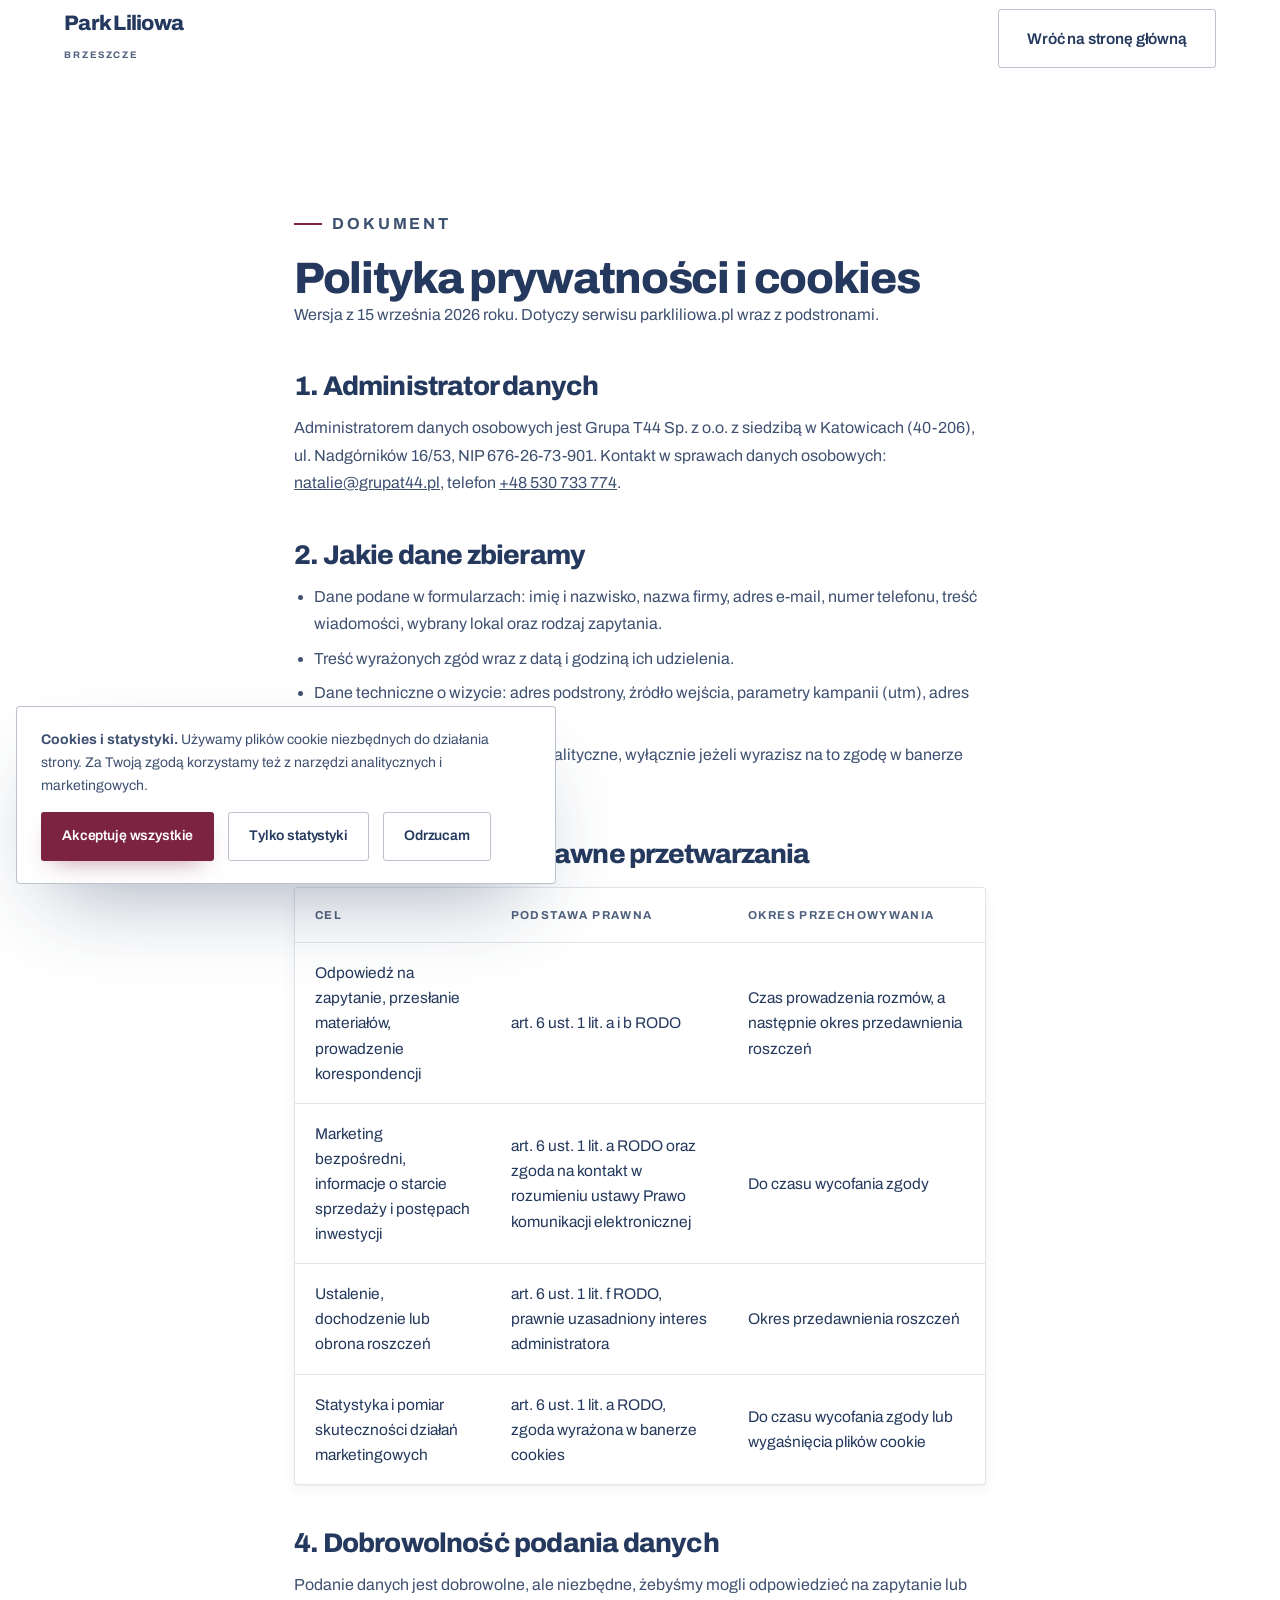
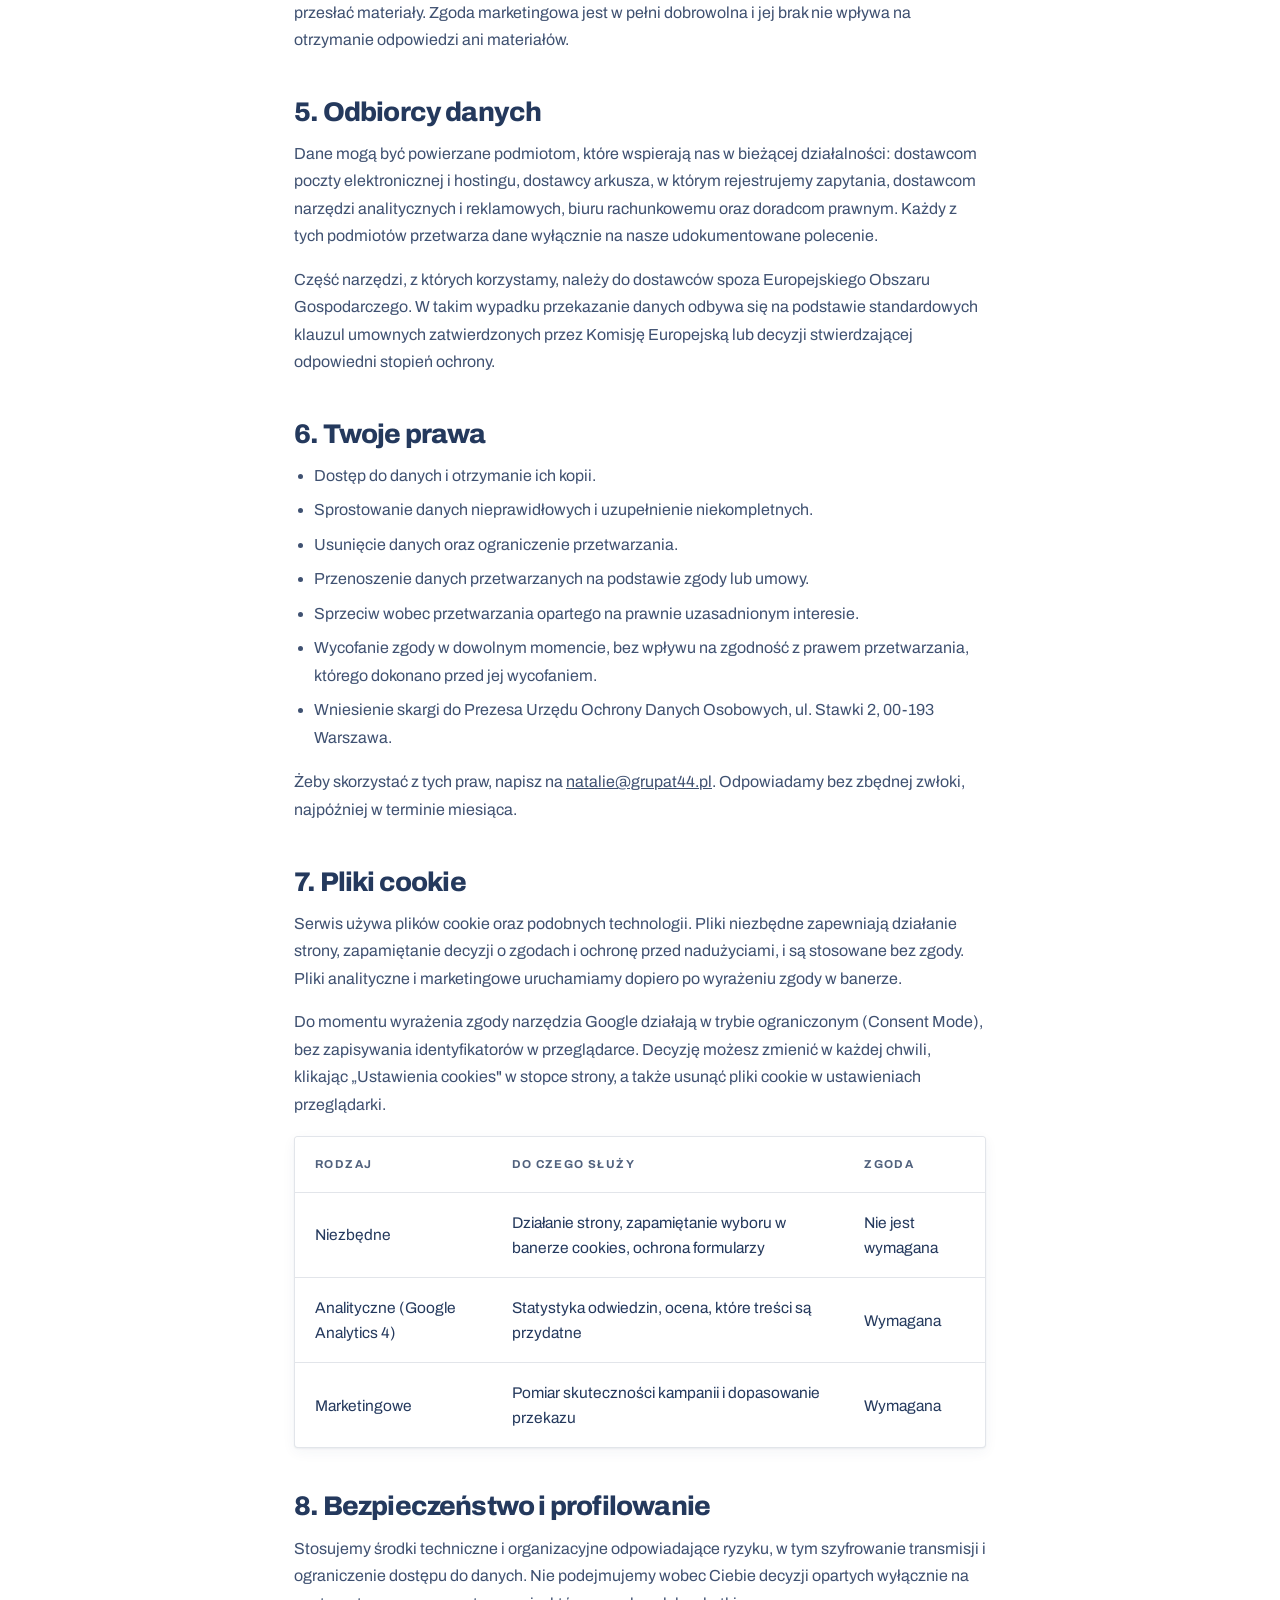
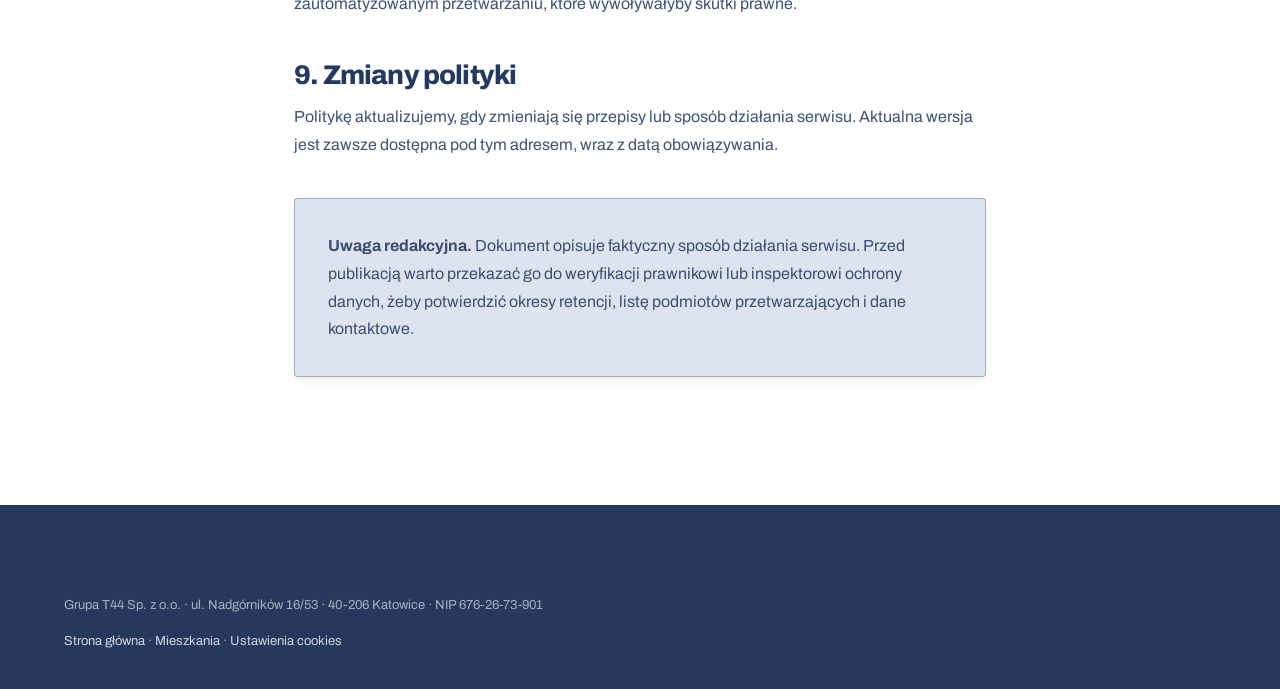
<file: polityka-prywatnosci.html>
<!doctype html>
<html lang="pl">
<head>
<meta charset="utf-8">
<meta name="viewport" content="width=device-width, initial-scale=1, viewport-fit=cover">
<title>Polityka prywatności i cookies: Park Liliowa</title>
<meta name="description" content="Zasady przetwarzania danych osobowych i wykorzystania plików cookie w serwisie parkliliowa.pl.">
<meta name="robots" content="noindex,follow">
<link rel="canonical" href="https://parkliliowa.pl/polityka-prywatnosci.html">
<link rel="icon" href="assets/favicon.svg" type="image/svg+xml">
<link rel="preload" as="font" type="font/woff2" crossorigin href="assets/fonts/archivo-latin-400-normal.woff2">
<link rel="preload" as="font" type="font/woff2" crossorigin href="assets/fonts/archivo-latin-700-normal.woff2">
<link rel="stylesheet" href="assets/css/fonts.css">
<link rel="stylesheet" href="assets/css/site.css">
<style>
  .doc h2{font-size:clamp(21px,2.2vw,27px);margin:44px 0 14px}
  .doc h3{font-size:18px;margin:26px 0 10px}
  .doc p,.doc li{font-size:16px;line-height:1.72;color:var(--ink-3)}
  .doc ul{padding-left:20px;margin:0 0 1em}
  .doc li{margin-bottom:7px}
  .doc table{min-width:520px}
</style>
</head>
<body>
<header class="nav is-stuck" id="nav">
  <div class="nav__in">
    <a class="brand" href="/"><span><span class="brand__mark">Park Liliowa</span><br><span class="brand__sub">Brzeszcze</span></span></a>
    <div class="nav__cta" style="margin-left:auto;display:flex">
      <a class="btn btn--ghost" href="/">Wróć na stronę główną</a>
    </div>
  </div>
</header>

<main class="section">
  <div class="wrap doc" style="max-width:820px">
    <p class="eyebrow">Dokument</p>
    <h1 style="font-size:clamp(30px,4vw,44px)">Polityka prywatności i cookies</h1>
    <p class="muted small">Wersja z 15 września 2026 roku. Dotyczy serwisu parkliliowa.pl wraz z podstronami.</p>

    <h2>1. Administrator danych</h2>
    <p>Administratorem danych osobowych jest Grupa T44 Sp. z o.o. z siedzibą w Katowicach (40-206), ul. Nadgórników 16/53, NIP 676-26-73-901. Kontakt w sprawach danych osobowych: <a href="mailto:natalie@grupat44.pl">natalie@grupat44.pl</a>, telefon <a href="tel:+48530733774">+48 530 733 774</a>.</p>

    <h2>2. Jakie dane zbieramy</h2>
    <ul>
      <li>Dane podane w formularzach: imię i nazwisko, nazwa firmy, adres e-mail, numer telefonu, treść wiadomości, wybrany lokal oraz rodzaj zapytania.</li>
      <li>Treść wyrażonych zgód wraz z datą i godziną ich udzielenia.</li>
      <li>Dane techniczne o wizycie: adres podstrony, źródło wejścia, parametry kampanii (utm), adres strony odsyłającej.</li>
      <li>Dane zbierane przez narzędzia analityczne, wyłącznie jeżeli wyrazisz na to zgodę w banerze cookies.</li>
    </ul>

    <h2>3. Cele i podstawy prawne przetwarzania</h2>
    <div class="tablewrap" style="margin:18px 0 26px">
      <table>
        <thead><tr><th>Cel</th><th>Podstawa prawna</th><th>Okres przechowywania</th></tr></thead>
        <tbody>
          <tr><td>Odpowiedź na zapytanie, przesłanie materiałów, prowadzenie korespondencji</td><td>art. 6 ust. 1 lit. a i b RODO</td><td>Czas prowadzenia rozmów, a następnie okres przedawnienia roszczeń</td></tr>
          <tr><td>Marketing bezpośredni, informacje o starcie sprzedaży i postępach inwestycji</td><td>art. 6 ust. 1 lit. a RODO oraz zgoda na kontakt w rozumieniu ustawy Prawo komunikacji elektronicznej</td><td>Do czasu wycofania zgody</td></tr>
          <tr><td>Ustalenie, dochodzenie lub obrona roszczeń</td><td>art. 6 ust. 1 lit. f RODO, prawnie uzasadniony interes administratora</td><td>Okres przedawnienia roszczeń</td></tr>
          <tr><td>Statystyka i pomiar skuteczności działań marketingowych</td><td>art. 6 ust. 1 lit. a RODO, zgoda wyrażona w banerze cookies</td><td>Do czasu wycofania zgody lub wygaśnięcia plików cookie</td></tr>
        </tbody>
      </table>
    </div>

    <h2>4. Dobrowolność podania danych</h2>
    <p>Podanie danych jest dobrowolne, ale niezbędne, żebyśmy mogli odpowiedzieć na zapytanie lub przesłać materiały. Zgoda marketingowa jest w pełni dobrowolna i jej brak nie wpływa na otrzymanie odpowiedzi ani materiałów.</p>

    <h2>5. Odbiorcy danych</h2>
    <p>Dane mogą być powierzane podmiotom, które wspierają nas w bieżącej działalności: dostawcom poczty elektronicznej i hostingu, dostawcy arkusza, w którym rejestrujemy zapytania, dostawcom narzędzi analitycznych i reklamowych, biuru rachunkowemu oraz doradcom prawnym. Każdy z tych podmiotów przetwarza dane wyłącznie na nasze udokumentowane polecenie.</p>
    <p>Część narzędzi, z których korzystamy, należy do dostawców spoza Europejskiego Obszaru Gospodarczego. W takim wypadku przekazanie danych odbywa się na podstawie standardowych klauzul umownych zatwierdzonych przez Komisję Europejską lub decyzji stwierdzającej odpowiedni stopień ochrony.</p>

    <h2>6. Twoje prawa</h2>
    <ul>
      <li>Dostęp do danych i otrzymanie ich kopii.</li>
      <li>Sprostowanie danych nieprawidłowych i uzupełnienie niekompletnych.</li>
      <li>Usunięcie danych oraz ograniczenie przetwarzania.</li>
      <li>Przenoszenie danych przetwarzanych na podstawie zgody lub umowy.</li>
      <li>Sprzeciw wobec przetwarzania opartego na prawnie uzasadnionym interesie.</li>
      <li>Wycofanie zgody w dowolnym momencie, bez wpływu na zgodność z prawem przetwarzania, którego dokonano przed jej wycofaniem.</li>
      <li>Wniesienie skargi do Prezesa Urzędu Ochrony Danych Osobowych, ul. Stawki 2, 00-193 Warszawa.</li>
    </ul>
    <p>Żeby skorzystać z tych praw, napisz na <a href="mailto:natalie@grupat44.pl">natalie@grupat44.pl</a>. Odpowiadamy bez zbędnej zwłoki, najpóźniej w terminie miesiąca.</p>

    <h2>7. Pliki cookie</h2>
    <p>Serwis używa plików cookie oraz podobnych technologii. Pliki niezbędne zapewniają działanie strony, zapamiętanie decyzji o zgodach i ochronę przed nadużyciami, i są stosowane bez zgody. Pliki analityczne i marketingowe uruchamiamy dopiero po wyrażeniu zgody w banerze.</p>
    <p>Do momentu wyrażenia zgody narzędzia Google działają w trybie ograniczonym (Consent Mode), bez zapisywania identyfikatorów w przeglądarce. Decyzję możesz zmienić w każdej chwili, klikając „Ustawienia cookies" w stopce strony, a także usunąć pliki cookie w ustawieniach przeglądarki.</p>
    <div class="tablewrap" style="margin:18px 0 26px">
      <table>
        <thead><tr><th>Rodzaj</th><th>Do czego służy</th><th>Zgoda</th></tr></thead>
        <tbody>
          <tr><td>Niezbędne</td><td>Działanie strony, zapamiętanie wyboru w banerze cookies, ochrona formularzy</td><td>Nie jest wymagana</td></tr>
          <tr><td>Analityczne (Google Analytics 4)</td><td>Statystyka odwiedzin, ocena, które treści są przydatne</td><td>Wymagana</td></tr>
          <tr><td>Marketingowe</td><td>Pomiar skuteczności kampanii i dopasowanie przekazu</td><td>Wymagana</td></tr>
        </tbody>
      </table>
    </div>

    <h2>8. Bezpieczeństwo i profilowanie</h2>
    <p>Stosujemy środki techniczne i organizacyjne odpowiadające ryzyku, w tym szyfrowanie transmisji i ograniczenie dostępu do danych. Nie podejmujemy wobec Ciebie decyzji opartych wyłącznie na zautomatyzowanym przetwarzaniu, które wywoływałyby skutki prawne.</p>

    <h2>9. Zmiany polityki</h2>
    <p>Politykę aktualizujemy, gdy zmieniają się przepisy lub sposób działania serwisu. Aktualna wersja jest zawsze dostępna pod tym adresem, wraz z datą obowiązywania.</p>

    <div class="card" style="margin-top:40px;background:var(--mist);border-color:rgba(123,35,64,.34)">
      <p class="small" style="margin:0"><b>Uwaga redakcyjna.</b> Dokument opisuje faktyczny sposób działania serwisu. Przed publikacją warto przekazać go do weryfikacji prawnikowi lub inspektorowi ochrony danych, żeby potwierdzić okresy retencji, listę podmiotów przetwarzających i dane kontaktowe.</p>
    </div>
  </div>
</main>

<footer class="foot">
  <div class="wrap">
    <div class="foot__bottom" style="border:0;padding-top:0">
      <p style="margin:0">Grupa T44 Sp. z o.o. &middot; ul. Nadgórników 16/53 &middot; 40-206 Katowice &middot; NIP 676-26-73-901</p>
      <p style="margin:0"><a href="/">Strona główna</a> &middot; <a href="mieszkania/">Mieszkania</a> &middot; <a href="#" data-consent-open>Ustawienia cookies</a></p>
    </div>
  </div>
</footer>

<div class="cookiebar" id="cookiebar" role="dialog" aria-live="polite" aria-label="Zgoda na pliki cookie">
  <p><b>Cookies i statystyki.</b> Używamy plików cookie niezbędnych do działania strony. Za Twoją zgodą korzystamy też z narzędzi analitycznych i marketingowych.</p>
  <div class="btn-row">
    <button class="btn btn--primary" data-consent="all">Akceptuję wszystkie</button>
    <button class="btn btn--ghost" data-consent="analytics">Tylko statystyki</button>
    <button class="btn btn--ghost" data-consent="reject">Odrzucam</button>
  </div>
</div>

<script src="assets/js/site.js" defer></script>
</body>
</html>
</file>
<file: assets/css/fonts.css>
/* Archivo, jedyny krój systemu Grupy T44 (księga znaku, sekcja 06).
   Serwowany z własnego serwera: brak zapytań do Google Fonts, czyli brak
   przekazywania adresu IP użytkownika do usługi zewnętrznej.
   Licencja SIL Open Font License 1.1. */

@font-face{font-family:'Archivo';font-style:normal;font-weight:400;font-display:swap;src:url('../fonts/archivo-latin-ext-400-normal.woff2') format('woff2');unicode-range:U+0100-02BA,U+02BD-02C5,U+02C7-02CC,U+02CE-02D7,U+02DD-02FF,U+0304,U+0308,U+0329,U+1D00-1DBF,U+1E00-1E9F,U+1EF2-1EFF,U+2020,U+20A0-20AB,U+20AD-20C0,U+2113,U+2C60-2C7F,U+A720-A7FF;}
@font-face{font-family:'Archivo';font-style:normal;font-weight:400;font-display:swap;src:url('../fonts/archivo-latin-400-normal.woff2') format('woff2');unicode-range:U+0000-00FF,U+0131,U+0152-0153,U+02BB-02BC,U+02C6,U+02DA,U+02DC,U+0304,U+0308,U+0329,U+2000-206F,U+20AC,U+2122,U+2191,U+2193,U+2212,U+2215,U+FEFF,U+FFFD;}
@font-face{font-family:'Archivo';font-style:normal;font-weight:500;font-display:swap;src:url('../fonts/archivo-latin-ext-500-normal.woff2') format('woff2');unicode-range:U+0100-02BA,U+02BD-02C5,U+02C7-02CC,U+02CE-02D7,U+02DD-02FF,U+0304,U+0308,U+0329,U+1D00-1DBF,U+1E00-1E9F,U+1EF2-1EFF,U+2020,U+20A0-20AB,U+20AD-20C0,U+2113,U+2C60-2C7F,U+A720-A7FF;}
@font-face{font-family:'Archivo';font-style:normal;font-weight:500;font-display:swap;src:url('../fonts/archivo-latin-500-normal.woff2') format('woff2');unicode-range:U+0000-00FF,U+0131,U+0152-0153,U+02BB-02BC,U+02C6,U+02DA,U+02DC,U+0304,U+0308,U+0329,U+2000-206F,U+20AC,U+2122,U+2191,U+2193,U+2212,U+2215,U+FEFF,U+FFFD;}
@font-face{font-family:'Archivo';font-style:normal;font-weight:600;font-display:swap;src:url('../fonts/archivo-latin-ext-600-normal.woff2') format('woff2');unicode-range:U+0100-02BA,U+02BD-02C5,U+02C7-02CC,U+02CE-02D7,U+02DD-02FF,U+0304,U+0308,U+0329,U+1D00-1DBF,U+1E00-1E9F,U+1EF2-1EFF,U+2020,U+20A0-20AB,U+20AD-20C0,U+2113,U+2C60-2C7F,U+A720-A7FF;}
@font-face{font-family:'Archivo';font-style:normal;font-weight:600;font-display:swap;src:url('../fonts/archivo-latin-600-normal.woff2') format('woff2');unicode-range:U+0000-00FF,U+0131,U+0152-0153,U+02BB-02BC,U+02C6,U+02DA,U+02DC,U+0304,U+0308,U+0329,U+2000-206F,U+20AC,U+2122,U+2191,U+2193,U+2212,U+2215,U+FEFF,U+FFFD;}
@font-face{font-family:'Archivo';font-style:normal;font-weight:700;font-display:swap;src:url('../fonts/archivo-latin-ext-700-normal.woff2') format('woff2');unicode-range:U+0100-02BA,U+02BD-02C5,U+02C7-02CC,U+02CE-02D7,U+02DD-02FF,U+0304,U+0308,U+0329,U+1D00-1DBF,U+1E00-1E9F,U+1EF2-1EFF,U+2020,U+20A0-20AB,U+20AD-20C0,U+2113,U+2C60-2C7F,U+A720-A7FF;}
@font-face{font-family:'Archivo';font-style:normal;font-weight:700;font-display:swap;src:url('../fonts/archivo-latin-700-normal.woff2') format('woff2');unicode-range:U+0000-00FF,U+0131,U+0152-0153,U+02BB-02BC,U+02C6,U+02DA,U+02DC,U+0304,U+0308,U+0329,U+2000-206F,U+20AC,U+2122,U+2191,U+2193,U+2212,U+2215,U+FEFF,U+FFFD;}
@font-face{font-family:'Archivo';font-style:normal;font-weight:800;font-display:swap;src:url('../fonts/archivo-latin-ext-800-normal.woff2') format('woff2');unicode-range:U+0100-02BA,U+02BD-02C5,U+02C7-02CC,U+02CE-02D7,U+02DD-02FF,U+0304,U+0308,U+0329,U+1D00-1DBF,U+1E00-1E9F,U+1EF2-1EFF,U+2020,U+20A0-20AB,U+20AD-20C0,U+2113,U+2C60-2C7F,U+A720-A7FF;}
@font-face{font-family:'Archivo';font-style:normal;font-weight:800;font-display:swap;src:url('../fonts/archivo-latin-800-normal.woff2') format('woff2');unicode-range:U+0000-00FF,U+0131,U+0152-0153,U+02BB-02BC,U+02C6,U+02DA,U+02DC,U+0304,U+0308,U+0329,U+2000-206F,U+20AC,U+2122,U+2191,U+2193,U+2212,U+2215,U+FEFF,U+FFFD;}
</file>
<file: assets/css/site.css>
/* ==========================================================================
   PARK LILIOWA  ·  arkusz wspólny  ·  wersja 3
   Paleta Grupy T44, wariant granatowo-burgundowy:
   granat #24395D · burgund #7B2340 · błękit królewski #6B9DE0
   błękit jasny #DEE4EF · ivory #F2EDE0 · biel #FFFFFF
   ========================================================================== */

:root{
  /* Paleta Grupy T44, wariant granatowo-burgundowy (księga wariantu 1.0) */
  --navy:#24395D;
  --burg:#7B2340;
  --burg-700:#651B34;
  --royal:#6B9DE0;
  --mist:#DEE4EF;
  --ivory:#F2EDE0;
  --white:#FFFFFF;

  /* role kolorów na stronie */
  --ink:#24395D;
  --ink-2:#1C2D49;
  --ink-3:rgba(36,57,93,.88);
  --slate:rgba(36,57,93,.80);
  --slate-2:#8D9BB4;

  --flame:var(--burg);
  --flame-2:var(--royal);
  --flame-600:var(--burg-700);
  --flame-200:rgba(123,35,64,.34);
  --flame-050:var(--mist);

  --leaf:var(--burg);
  --leaf-050:var(--mist);

  --cream:#FFFFFF;
  --sand:#DEE4EF;
  --sand-2:#CBD5E6;

  /* półtony wyłącznie z krycia granatu, bez szarości */
  --line:rgba(36,57,93,.13);
  --line-2:rgba(36,57,93,.30);
  --line-light:rgba(255,255,255,.26);

  --grad:#7B2340;

  --r-s:3px;
  --r:4px;
  --r-l:5px;
  --r-xl:6px;

  --sh-s:0 1px 2px rgba(36,57,93,.06),0 4px 14px rgba(36,57,93,.05);
  --sh:0 4px 12px rgba(36,57,93,.07),0 22px 50px -24px rgba(36,57,93,.22);
  --sh-l:0 40px 90px -36px rgba(36,57,93,.45);
  --sh-flame:0 10px 26px -12px rgba(123,35,64,.55);

  --display:'Archivo','Arial',Helvetica,sans-serif;
  --sans:'Archivo','Arial',Helvetica,sans-serif;

  --pad:clamp(20px,5vw,72px);
  --gap:clamp(24px,4vw,56px);
  --sec:clamp(72px,10vw,150px);
  --maxw:1280px;

  --ease:cubic-bezier(.22,1,.36,1);
}

*,*::before,*::after{box-sizing:border-box}
html{scroll-behavior:smooth;scroll-padding-top:96px;-webkit-text-size-adjust:100%}
body{
  margin:0;background:var(--cream);color:var(--ink);
  font-family:var(--sans);font-size:17px;line-height:1.62;overflow-x:hidden;
  -webkit-font-smoothing:antialiased;font-feature-settings:"ss01","cv05";
}
img{max-width:100%;display:block;height:auto}
a{color:inherit}
button{font:inherit}
::selection{background:var(--burg);color:#fff}

/* ---------------- typografia ---------------- */
h1,h2,h3,h4{margin:0;font-family:var(--display);font-weight:800;letter-spacing:-.03em;line-height:1.02}
h1{font-size:clamp(40px,6.6vw,86px)}
h2{font-size:clamp(32px,4.6vw,60px);line-height:1.04}
h3{font-size:clamp(21px,2.3vw,30px);line-height:1.14;font-weight:700}
h4{font-size:18px;line-height:1.25;font-weight:700;letter-spacing:-.015em}
p{margin:0 0 1em}
.lead{font-size:clamp(17.5px,1.6vw,22px);line-height:1.62;color:var(--ink-3)}
.muted{color:var(--slate)}
.small{font-size:15.5px;line-height:1.6}
.xsmall{font-size:13.5px;line-height:1.6}
.hl{color:var(--burg)}
.section--dark .hl,.hero .hl,.bleed .hl{color:var(--royal)}
.hl-leaf{color:var(--burg)}
.section--dark .hl-leaf{color:var(--royal)}
.underline-brush{
  background:linear-gradient(transparent 62%, rgba(123,35,64,.20) 62%);
  padding:0 .06em;
}

.eyebrow{
  display:inline-flex;align-items:center;gap:10px;margin:0 0 18px;
  font-family:var(--sans);font-size:12px;font-weight:700;letter-spacing:.18em;
  text-transform:uppercase;color:var(--burg);
}
.eyebrow::before{content:"";width:28px;height:2px;background:var(--burg);flex:none}
.eyebrow.on-dark{color:var(--royal)}
.eyebrow.on-dark::before{background:var(--royal)}
.num-tag{
  font-family:var(--display);font-weight:700;font-size:12px;letter-spacing:.02em;text-transform:uppercase;
  color:var(--burg);border:1px solid rgba(123,35,64,.34);border-radius:2px;padding:4px 10px;
}
.section--dark .num-tag{color:var(--royal);border-color:rgba(107,157,224,.45)}

/* ---------------- layout ---------------- */
.wrap{max-width:var(--maxw);margin:0 auto;padding-inline:var(--pad)}
.wrap--narrow{max-width:920px}
.section{padding-block:var(--sec);position:relative}
.section--tight{padding-block:clamp(52px,6.5vw,92px)}
.section--sand{background:var(--sand)}
.section--dark{background:var(--ink);color:#fff}
.section--dark .lead{color:rgba(255,255,255,.86)}
.section--dark .muted{color:rgba(255,255,255,.82)}
.grid{display:grid;gap:var(--gap)}
.g2{grid-template-columns:repeat(2,minmax(0,1fr))}
.g3{grid-template-columns:repeat(3,minmax(0,1fr))}
.g4{grid-template-columns:repeat(4,minmax(0,1fr))}
.split{grid-template-columns:minmax(0,1fr) minmax(0,1.08fr);align-items:center}
.split--top{align-items:start}
.sec-head{max-width:780px;margin-bottom:clamp(36px,4.6vw,64px)}
.sec-head p:last-child{margin-bottom:0}

/* ---------------- przyciski ---------------- */
.btn{
  position:relative;display:inline-flex;align-items:center;justify-content:center;gap:10px;
  padding:16px 28px;border-radius:var(--r-s);border:1.5px solid transparent;
  font-size:15.5px;font-weight:600;letter-spacing:-.01em;text-decoration:none;cursor:pointer;
  transition:transform .25s var(--ease),background .25s var(--ease),box-shadow .25s var(--ease),color .2s,border-color .2s;
  will-change:transform;
}
.btn:hover{transform:translateY(-2px)}
.btn:active{transform:translateY(0)}
.btn--primary{background:var(--burg);color:#fff;box-shadow:var(--sh-flame)}
.btn--primary:hover{background:var(--burg-700);box-shadow:0 16px 34px -14px rgba(123,35,64,.6)}
/* burgund na granacie daje 1,2:1, więc na ciemnym tle przycisk jest biały */
.section--dark .btn--primary,.hero .btn--primary,.ctaband .btn--primary,
.nav--over:not(.is-stuck) .btn--primary{background:#fff;color:var(--navy);box-shadow:none}
.section--dark .btn--primary:hover,.hero .btn--primary:hover,.ctaband .btn--primary:hover,
.nav--over:not(.is-stuck) .btn--primary:hover{background:var(--mist);color:var(--navy)}
.btn--dark{background:var(--ink);color:#fff}
.btn--dark:hover{background:var(--ink-3)}
.btn--ghost{background:transparent;color:var(--ink);border-color:var(--line-2)}
.btn--ghost:hover{background:var(--mist);border-color:var(--navy)}
.btn--light{background:rgba(255,255,255,.10);color:#fff;border-color:var(--line-light);backdrop-filter:blur(8px)}
.btn--light:hover{background:rgba(255,255,255,.2)}
.btn--lg{padding:19px 34px;font-size:16.5px}
.btn--block{width:100%}
.btn-row{display:flex;flex-wrap:wrap;gap:14px}
.arrow{display:inline-block;transition:transform .25s var(--ease)}
.btn:hover .arrow{transform:translateX(4px)}

/* ---------------- pasek postępu + nawigacja ---------------- */
.progress{position:fixed;top:0;left:0;height:3px;width:0;background:var(--burg);z-index:90;transition:width .1s linear}

.pathbar{background:var(--ink);color:#fff;position:relative;z-index:61}
.pathbar__in{display:flex;align-items:center;gap:14px;flex-wrap:wrap;max-width:var(--maxw);margin:0 auto;padding:10px var(--pad);font-size:13.5px}
.pathbar__label{color:rgba(255,255,255,.72);letter-spacing:.03em}
.pathtabs{display:flex;gap:4px;margin-left:auto;background:rgba(255,255,255,.10);padding:3px;border-radius:3px}
.pathtabs a{padding:8px 16px;border-radius:2px;text-decoration:none;font-weight:600;font-size:13.5px;color:rgba(255,255,255,.82);transition:.2s}
.pathtabs a[aria-current="page"]{background:#fff;color:var(--navy)}
.pathtabs a:not([aria-current]):hover{color:#fff;background:rgba(255,255,255,.08)}

.nav{position:sticky;top:0;z-index:60;transition:background .3s var(--ease),box-shadow .3s var(--ease)}
.nav.is-stuck{background:rgba(255,255,255,.96);backdrop-filter:saturate(180%) blur(16px);box-shadow:0 1px 0 var(--line),0 10px 30px -22px rgba(36,57,93,.5)}
.nav__in{display:flex;align-items:center;gap:22px;height:78px;max-width:var(--maxw);margin:0 auto;padding-inline:var(--pad);transition:height .3s var(--ease)}
.nav.is-stuck .nav__in{height:66px}

/* nawigacja rozłożona na ciemnym zdjęciu hero */
.nav--over:not(.is-stuck) .brand__mark,
.nav--over:not(.is-stuck) .nav__links a,
.nav--over:not(.is-stuck) .nav__tel{color:#fff}
.nav--over:not(.is-stuck) .brand__sub{color:rgba(255,255,255,.65)}
.nav--over:not(.is-stuck) .nav__links a:hover{color:var(--royal)}
.nav--over:not(.is-stuck) .nav__burger{border-color:var(--line-light);background:rgba(255,255,255,.1)}
.nav--over:not(.is-stuck) .nav__burger span,
.nav--over:not(.is-stuck) .nav__burger span::before,
.nav--over:not(.is-stuck) .nav__burger span::after{background:#fff}
.brand{display:flex;align-items:center;gap:11px;text-decoration:none;flex:none}
.brand__dot{display:none}
.brand__mark{font-family:var(--display);font-weight:800;font-size:21px;letter-spacing:-.035em;line-height:1}
.brand__sub{font-size:9.5px;font-weight:700;letter-spacing:.2em;text-transform:uppercase;color:var(--slate);line-height:1}
.nav__links{display:flex;gap:28px;margin-left:auto;align-items:center}
.nav__links a{position:relative;font-size:15px;font-weight:500;text-decoration:none;color:var(--ink-3);white-space:nowrap;padding:4px 0}
.nav__links a::after{content:"";position:absolute;left:0;bottom:0;height:2px;width:0;background:var(--burg);transition:width .28s var(--ease)}
.nav--over:not(.is-stuck) .nav__links a::after{background:var(--royal)}
.nav__links a:hover::after,.nav__links a.is-active::after{width:100%}
.nav__cta{display:flex;align-items:center;gap:14px;flex:none}
.nav__tel{font-size:14.5px;font-weight:600;text-decoration:none;white-space:nowrap}
.nav__burger{display:none;width:46px;height:46px;border:1.5px solid var(--line-2);border-radius:14px;background:rgba(255,255,255,.7);cursor:pointer;align-items:center;justify-content:center;margin-left:auto}
.nav__burger span{display:block;width:18px;height:2px;border-radius:2px;background:var(--ink);position:relative;transition:.25s var(--ease)}
.nav__burger span::before,.nav__burger span::after{content:"";position:absolute;left:0;width:18px;height:2px;border-radius:2px;background:var(--ink);transition:.25s var(--ease)}
.nav__burger span::before{top:-6px}.nav__burger span::after{top:6px}
.nav.is-open .nav__burger span{background:transparent}
.nav.is-open .nav__burger span::before{top:0;transform:rotate(45deg)}
.nav.is-open .nav__burger span::after{top:0;transform:rotate(-45deg)}

/* ---------------- hero ---------------- */
.hero{position:relative;color:#fff;isolation:isolate;overflow:hidden;margin-top:-78px;padding-top:78px}
.nav.is-stuck + .hero{margin-top:0}
.hero__media{position:absolute;inset:0;z-index:-2;overflow:hidden}
.hero__media img{width:100%;height:100%;object-fit:cover;transform:scale(1.12);animation:kenburns 18s var(--ease) forwards}
@keyframes kenburns{to{transform:scale(1)}}
.hero__media::after{
  content:"";position:absolute;inset:0;
  background:linear-gradient(104deg,rgba(36,57,93,.94) 0%,rgba(36,57,93,.84) 32%,rgba(36,57,93,.40) 62%,rgba(36,57,93,.30) 100%),linear-gradient(to top,rgba(36,57,93,.42),transparent 42%);
}
.hero__glow{display:none}
@keyframes float{0%,100%{transform:translate3d(0,0,0)}50%{transform:translate3d(-22px,26px,0)}}
.hero__in{max-width:var(--maxw);margin:0 auto;padding:clamp(64px,10vw,124px) var(--pad) clamp(52px,7vw,96px);position:relative}
.hero__copy{max-width:840px}
.hero h1{color:#fff}
.hero .lead{color:rgba(255,255,255,.92);max-width:640px;margin-top:26px}
.hero .btn-row{margin-top:38px}
.hero__note{margin:22px 0 0;font-size:14.5px;line-height:1.55;color:rgba(255,255,255,.80);max-width:60ch}
.badges{display:flex;flex-wrap:wrap;gap:9px;margin-bottom:26px}
.badge{
  display:inline-flex;align-items:center;gap:8px;padding:7px 15px;border-radius:2px;
  background:rgba(255,255,255,.1);border:1px solid var(--line-light);backdrop-filter:blur(8px);
  font-size:13px;font-weight:600;letter-spacing:.01em;
}
.badge__dot{width:7px;height:7px;background:var(--royal);flex:none}
.badge--flame .badge__dot{background:#fff}

.hero__band{position:relative;z-index:1;background:var(--burg);color:#fff}
.hero__stats{
  display:grid;grid-template-columns:repeat(4,minmax(0,1fr));gap:0;
  max-width:var(--maxw);margin:0 auto;padding-inline:var(--pad);
}
.hero__stats div{padding:26px 22px;border-left:1px solid rgba(255,255,255,.22)}
.hero__stats div:first-child{border-left:0;padding-left:0}
.hero__stats b{display:block;font-family:var(--display);font-size:clamp(27px,3vw,40px);font-weight:800;letter-spacing:-.035em;line-height:1}
.hero__stats span{display:block;font-size:11.5px;font-weight:600;letter-spacing:.13em;text-transform:uppercase;color:rgba(255,255,255,.82);margin-top:10px}
.scrollcue{display:none;position:absolute;right:var(--pad);bottom:18px;display:flex;align-items:center;gap:10px;font-size:11px;letter-spacing:.16em;text-transform:uppercase;color:rgba(255,255,255,.5)}
.scrollcue i{display:block;width:1px;height:34px;background:linear-gradient(rgba(255,255,255,.55),transparent);animation:cue 1.9s ease-in-out infinite}
@keyframes cue{0%,100%{opacity:.25;transform:scaleY(.6);transform-origin:top}50%{opacity:1;transform:scaleY(1)}}

/* ---------------- ticker ---------------- */
/* pas faktów w granacie: po burgundowym pasie z liczbami trzyma proporcje palety */
.ticker{background:var(--ink-2);color:#fff;overflow:hidden;padding:16px 0;position:relative;border-top:1px solid rgba(255,255,255,.14)}
.ticker__track{display:flex;gap:0;width:max-content;animation:slide 38s linear infinite}
.ticker:hover .ticker__track{animation-play-state:paused}
@keyframes slide{to{transform:translateX(-50%)}}
.ticker span{display:inline-flex;align-items:center;gap:14px;padding:0 26px;font-family:var(--display);font-weight:700;font-size:15.5px;letter-spacing:-.01em;white-space:nowrap}
.ticker span::after{content:"";width:6px;height:6px;background:var(--royal)}

/* ---------------- karty ---------------- */
.card{
  position:relative;background:var(--white);border:1px solid var(--line);border-radius:var(--r);
  padding:clamp(24px,2.6vw,34px);box-shadow:var(--sh-s);
  transition:transform .35s var(--ease),box-shadow .35s var(--ease),border-color .3s;
  color:var(--ink);
}
.card--hover:hover{transform:translateY(-4px);box-shadow:var(--sh);border-color:rgba(123,35,64,.34)}
.card h3,.card h4{margin-bottom:10px}
.card p:last-child{margin-bottom:0}
.card__ico{
  width:48px;height:48px;border-radius:2px;background:var(--mist);color:var(--burg);
  display:flex;align-items:center;justify-content:center;margin-bottom:18px;transition:.35s var(--ease);
}
.card--hover:hover .card__ico{background:var(--burg);color:#fff}
.card__ico svg{width:23px;height:23px}
.card__num{
  display:block;font-family:var(--display);font-weight:700;font-size:14px;color:var(--burg);font-variant-numeric:tabular-nums;
  letter-spacing:.02em;margin-bottom:14px;
}
.section--dark .card{background:var(--ink-2);border-color:rgba(255,255,255,.1);color:#fff}
.section--dark .card .muted{color:var(--slate-2)}
.section--dark .card__ico{background:rgba(107,157,224,.18);color:var(--royal)}

.tile{border-top:2px solid var(--line);padding-top:22px;transition:border-color .3s}
.tile:hover{border-color:var(--burg)}
.tile h4{margin-bottom:9px}
.tile p{margin:0;font-size:15.5px;color:var(--slate);line-height:1.62}
.section--dark .tile{border-color:var(--line-light)}
.section--dark .tile p{color:rgba(255,255,255,.66)}

/* ---------------- statystyki + licznik ---------------- */
.stat{border-top:2px solid var(--line);padding-top:20px}
.stat b{display:block;font-family:var(--display);font-size:clamp(32px,4vw,52px);font-weight:800;letter-spacing:-.04em;line-height:1}
.stat span{display:block;font-size:12px;font-weight:600;letter-spacing:.12em;text-transform:uppercase;color:var(--slate);margin-top:12px}
.stat small{display:block;font-size:14.5px;color:var(--slate);margin-top:12px;line-height:1.58;letter-spacing:0;text-transform:none}
.section--dark .stat{border-color:var(--line-light)}
.section--dark .stat span,.section--dark .stat small{color:rgba(255,255,255,.82)}
.stat--flame b{color:var(--burg)}
.section--dark .stat--flame b{color:#fff}
.stat b,.hero__stats b{font-variant-numeric:tabular-nums}

/* ---------------- media / zdjęcia ---------------- */
.shot{position:relative;border-radius:var(--r-l);overflow:hidden;background:var(--sand-2);box-shadow:var(--sh)}
.shot img{width:100%;transition:transform .9s var(--ease)}
.shot:hover img{transform:scale(1.04)}
.shot--zoom{cursor:zoom-in}
.shot__tag{
  position:absolute;left:0;bottom:0;display:inline-flex;align-items:center;gap:8px;
  padding:9px 16px;background:var(--navy);
  color:#fff;font-size:12.5px;font-weight:600;letter-spacing:.04em;
}
.shot--tall img{aspect-ratio:3/4;object-fit:cover}
.shot--plan{background:#fff}
.shot--plan img{object-fit:contain!important;background:#fff;padding:10px}
.bleed{position:relative;overflow:hidden}
.bleed img{width:100%;height:clamp(340px,52vw,660px);object-fit:cover}
.bleed__overlay{position:absolute;inset:0;background:linear-gradient(to top,rgba(36,57,93,.94) 0%,rgba(36,57,93,.64) 34%,rgba(36,57,93,.12) 72%,transparent 100%)}
.bleed__copy{position:absolute;left:0;right:0;bottom:0;padding:var(--pad);color:#fff}
.bleed__copy h2{max-width:16ch;color:#fff}
.bleed__copy p{max-width:52ch;color:rgba(255,255,255,.8);margin:14px 0 0}

.gal{display:grid;grid-template-columns:repeat(4,1fr);gap:12px}
.gal .shot{border-radius:var(--r)}
.gal .shot:nth-child(1){grid-column:span 2;grid-row:span 2}
.gal .shot img{height:100%;object-fit:cover;aspect-ratio:4/3}
.gal .shot:nth-child(1) img{aspect-ratio:1/1}

.lightbox{position:fixed;inset:0;z-index:200;background:rgba(36,57,93,.96);backdrop-filter:blur(6px);display:none;align-items:center;justify-content:center;padding:24px;cursor:zoom-out}
.lightbox.is-open{display:flex;animation:fadein .25s ease}
@keyframes fadein{from{opacity:0}to{opacity:1}}
.lightbox img{max-width:min(1200px,94vw);max-height:88vh;object-fit:contain;border-radius:10px;box-shadow:var(--sh-l)}
.lightbox__close{position:absolute;top:20px;right:20px;width:46px;height:46px;border-radius:50%;border:1px solid var(--line-light);background:rgba(255,255,255,.1);color:#fff;font-size:22px;cursor:pointer}

/* ---------------- sticky storytelling ---------------- */
.story{display:grid;gap:var(--gap);grid-template-columns:minmax(0,1fr) minmax(0,1.15fr);align-items:start}
.story__media{position:sticky;top:110px;border-radius:var(--r-l);overflow:hidden;aspect-ratio:4/3;background:var(--ink-2);box-shadow:var(--sh)}
.story__media img{position:absolute;inset:0;width:100%;height:100%;object-fit:cover;opacity:0;transform:scale(1.05);transition:opacity .7s var(--ease),transform 1.1s var(--ease)}
.story__media img.is-on{opacity:1;transform:scale(1)}
.story__steps{display:grid;gap:clamp(30px,5vw,64px)}
.story__step{padding-left:28px;border-left:2px solid var(--line);transition:border-color .4s,opacity .4s}
.story__step.is-on{border-color:var(--burg)}
.section--dark .story__step.is-on{border-color:var(--royal)}
.story__step h3{margin-bottom:12px}
.story__step p{margin:0;color:var(--slate);font-size:16.5px;line-height:1.62}
.section--dark .story__step{border-color:var(--line-light)}
.section--dark .story__step p{color:rgba(255,255,255,.84)}

/* ---------------- tabele ---------------- */
.tablewrap{overflow-x:auto;border:1px solid var(--line);border-radius:var(--r);background:var(--white);color:var(--ink);box-shadow:var(--sh-s)}
.section--dark .tablewrap{border-color:rgba(255,255,255,.14)}
table{width:100%;border-collapse:collapse;min-width:660px;font-size:15.5px}
thead th{
  text-align:left;font-size:11.5px;letter-spacing:.12em;text-transform:uppercase;color:var(--slate);
  font-weight:700;padding:18px 20px;border-bottom:1px solid var(--line);white-space:nowrap;background:var(--cream);
}
tbody td{padding:17px 20px;border-bottom:1px solid var(--line);vertical-align:middle}
tbody tr{transition:background .2s}
tbody tr:last-child td{border-bottom:0}
tbody tr:hover{background:var(--mist)}
tfoot td{padding:17px 20px;font-weight:700;background:var(--cream);border-top:2px solid var(--line-2)}
.price{font-weight:700;white-space:nowrap}
.tbl-cta{color:var(--burg);font-weight:600;text-decoration:none;white-space:nowrap;font-size:14.5px;border:0;background:none;cursor:pointer;padding:0;transition:.2s}
.tbl-cta:hover{color:var(--burg-700);text-decoration:underline}

/* ---------------- listy ---------------- */
.specs{list-style:none;margin:0;padding:0}
.specs li{display:flex;justify-content:space-between;gap:20px;padding:14px 0;border-bottom:1px solid var(--line);font-size:16px}
.specs li:last-child{border-bottom:0}
.specs li span:first-child{color:var(--slate)}
.specs li span:last-child{text-align:right;font-weight:600}
.specs--total li:last-child{border-top:2px solid var(--line-2);margin-top:6px;padding-top:17px;font-weight:700}
.section--dark .specs li{border-color:var(--line-light)}
.section--dark .specs li span:first-child{color:rgba(255,255,255,.80)}

.checks{list-style:none;margin:0;padding:0;display:grid;gap:13px}
.checks li{display:flex;gap:13px;align-items:flex-start;font-size:16px;line-height:1.58}
.checks li::before{
  content:"";flex:none;width:22px;height:22px;margin-top:1px;
  border-radius:2px;
  background:var(--mist) url("data:image/svg+xml,%3Csvg xmlns='http://www.w3.org/2000/svg' viewBox='0 0 24 24' fill='none' stroke='%237B2340' stroke-width='3.4' stroke-linecap='round' stroke-linejoin='round'%3E%3Cpath d='M20 6 9 17l-5-5'/%3E%3C/svg%3E") center/13px no-repeat;
}
.section--dark .checks li::before{background-color:rgba(255,255,255,.14);background-image:url("data:image/svg+xml,%3Csvg xmlns='http://www.w3.org/2000/svg' viewBox='0 0 24 24' fill='none' stroke='%236B9DE0' stroke-width='3.4' stroke-linecap='round' stroke-linejoin='round'%3E%3Cpath d='M20 6 9 17l-5-5'/%3E%3C/svg%3E")}

.chip{display:inline-flex;align-items:center;gap:7px;padding:6px 12px;border-radius:2px;background:var(--mist);color:var(--navy);font-size:13px;font-weight:700;letter-spacing:.01em}
.chip--ok{background:var(--mist);color:var(--navy)}
.chip--ok::before{content:"";width:7px;height:7px;background:var(--burg);flex:none}
.chip--dark{background:rgba(255,255,255,.12);color:#fff}
.section--dark .chip{background:rgba(255,255,255,.12);color:#fff}
.section--dark .chip--ok::before{background:var(--royal)}

/* ---------------- FAQ ---------------- */
.faq{border-top:1px solid var(--line)}
.faq details{border-bottom:1px solid var(--line)}
.faq summary{
  list-style:none;cursor:pointer;padding:26px 52px 26px 0;position:relative;
  font-family:var(--display);font-weight:700;font-size:19px;letter-spacing:-.02em;transition:color .2s;
}
.faq summary:hover{color:var(--burg)}
.faq summary::-webkit-details-marker{display:none}
.faq summary::before,.faq summary::after{
  content:"";position:absolute;right:8px;top:50%;background:var(--burg);transition:transform .3s var(--ease),opacity .3s;
}
.faq summary::before{width:15px;height:2px;margin-top:-1px}
.faq summary::after{width:2px;height:15px;margin-top:-7.5px;margin-right:6.5px}
.faq details[open] summary::after{transform:rotate(90deg);opacity:0}
.faq details > div{padding:0 52px 28px 0;color:var(--slate);font-size:16.5px;line-height:1.7;animation:slidein .35s var(--ease)}
@keyframes slidein{from{opacity:0;transform:translateY(-6px)}to{opacity:1;transform:none}}
.faq details > div p:last-child{margin-bottom:0}

/* ---------------- formularz ---------------- */
.formcard{
  background:var(--white);color:var(--ink);border:1px solid var(--line);border-radius:var(--r-l);
  padding:clamp(26px,3.2vw,46px);box-shadow:var(--sh);position:relative;overflow:hidden;
}
.formcard::before{content:"";position:absolute;top:0;left:0;right:0;height:4px;background:var(--burg)}
.field{margin-bottom:18px}
.field label{display:block;font-size:13.5px;font-weight:600;margin-bottom:8px;letter-spacing:.01em}
.field .req{color:var(--burg)}
.field input,.field select,.field textarea{
  width:100%;padding:15px 17px;border:1.5px solid var(--line-2);border-radius:var(--r-s);
  background:var(--white);font:inherit;font-size:15.5px;color:var(--ink);
  transition:border-color .2s,box-shadow .2s,background .2s;
}
.field textarea{min-height:110px;resize:vertical}
.field input:focus,.field select:focus,.field textarea:focus{
  outline:none;border-color:var(--burg);box-shadow:0 0 0 3px rgba(123,35,64,.16);
}
.field input::placeholder,.field textarea::placeholder{color:var(--slate-2)}
.field--row{display:grid;grid-template-columns:1fr 1fr;gap:18px}
.hp{position:absolute;left:-9999px;opacity:0;height:0;width:0}

.radios{display:grid;gap:11px}
.radio,.field label.radio{
  display:flex;gap:13px;align-items:flex-start;padding:15px 17px;border:1.5px solid var(--line-2);
  border-radius:var(--r-s);cursor:pointer;margin-bottom:0;font-size:15px;font-weight:400;
  transition:border-color .2s,background .2s,transform .2s var(--ease);
}
.radio:hover{border-color:rgba(123,35,64,.34);transform:translateX(2px)}
.radio input{margin:3px 0 0;accent-color:var(--burg);flex:none;width:auto}
.radio:has(input:checked){border-color:var(--burg);background:var(--mist)}
.radio b{display:block;font-size:15px;font-weight:700}
.radio small{display:block;color:var(--slate);font-size:13.5px;line-height:1.5;margin-top:3px}

.consents{margin-top:24px;padding-top:22px;border-top:1px solid var(--line)}
.consent,label.consent{display:flex;gap:12px;align-items:flex-start;margin-bottom:16px;font-size:13.5px;font-weight:400;line-height:1.6;color:var(--ink-3)}
.consent input{margin:2px 0 0;accent-color:var(--burg);flex:none;width:17px;height:17px}
.consent a{color:var(--burg-700)}
.consent .req{color:var(--burg);font-weight:700}
.consent__more{background:none;border:0;padding:0;color:var(--burg-700);font-size:13px;font-weight:600;cursor:pointer;text-decoration:underline}
.rodo{margin-top:18px;font-size:12.5px;line-height:1.65;color:var(--slate)}
.rodo details summary{cursor:pointer;font-weight:600;color:var(--ink-3);list-style:none}
.rodo details summary::-webkit-details-marker{display:none}
.rodo details summary::before{content:"▸ ";color:var(--burg)}
.rodo details[open] summary::before{content:"▾ "}
.rodo details > div{margin-top:11px}
.rodo p{margin:0 0 .7em}

.form-msg{display:none;margin-top:18px;padding:16px 18px;border-radius:var(--r-s);font-size:15px;line-height:1.58}
.form-msg.is-ok{display:block;background:var(--mist);color:var(--navy);border-left:3px solid var(--burg);animation:slidein .3s var(--ease)}
.form-msg.is-err{display:block;background:#FDECEC;color:#B3261E}
.field.is-invalid input,.field.is-invalid select,.field.is-invalid textarea{border-color:#B3261E}
.err-note{display:none;color:#B3261E;font-size:13px;font-weight:500;margin-top:6px}
.field.is-invalid .err-note,.consent.is-invalid .err-note{display:block}

/* ---------------- kontakt ---------------- */
.contactbox{display:grid;gap:24px}
.contactbox .row{display:flex;gap:15px;align-items:flex-start}
.contactbox .row svg{width:21px;height:21px;flex:none;margin-top:3px;color:var(--royal)}
.contactbox b{display:block;font-size:16.5px}
.contactbox span{font-size:15px;color:rgba(255,255,255,.78)}
.contactbox a{text-decoration:none;transition:color .2s}
.contactbox a:hover{color:var(--royal)}

.ctaband{
  position:relative;overflow:hidden;background:var(--ink);color:#fff;border-radius:var(--r-l);
  padding:clamp(32px,4.4vw,64px);display:grid;gap:28px;align-items:center;
}
.ctaband::after{content:"";position:absolute;right:0;top:0;bottom:0;width:6px;background:var(--royal)}
.ctaband > *{position:relative}
.ctaband h3{font-size:clamp(25px,3.2vw,40px);color:#fff}
.ctaband p{color:rgba(255,255,255,.84);margin:12px 0 0;max-width:52ch;font-size:16.5px}
@media(min-width:860px){.ctaband{grid-template-columns:1.4fr auto}}

/* ---------------- sticky CTA (mobile) ---------------- */
.stickycta{
  position:fixed;left:0;right:0;bottom:0;z-index:70;display:none;gap:10px;
  padding:10px 14px calc(10px + env(safe-area-inset-bottom,0px));
  background:rgba(255,255,255,.96);backdrop-filter:blur(14px);border-top:1px solid var(--line);
}
.stickycta .btn{flex:1;padding:14px 16px;font-size:14.5px}

/* ---------------- mapa ---------------- */
.mapbox{border-radius:var(--r-l);overflow:hidden;border:1px solid var(--line);background:var(--sand-2);min-height:380px;box-shadow:var(--sh-s)}
.mapbox iframe{width:100%;height:100%;min-height:380px;border:0;display:block;filter:grayscale(.3) contrast(1.03)}

/* ---------------- stopka ---------------- */
.foot{background:var(--ink);color:rgba(255,255,255,.78);padding-block:clamp(56px,7vw,90px) 36px;font-size:15px}
.foot a{color:rgba(255,255,255,.78);text-decoration:none;transition:color .2s}
.foot a:hover{color:var(--royal)}
.foot__top{display:grid;gap:36px;grid-template-columns:1.4fr repeat(3,minmax(0,1fr));padding-bottom:36px;border-bottom:1px solid var(--line-light)}
.foot h4{color:#fff;font-family:var(--sans);font-size:12px;letter-spacing:.15em;text-transform:uppercase;margin-bottom:16px;font-weight:700}
.foot ul{list-style:none;margin:0;padding:0;display:grid;gap:10px}
.foot__bottom{padding-top:28px;font-size:13px;line-height:1.7;color:rgba(255,255,255,.60);display:grid;gap:14px}
.foot__legal{max-width:80ch}

/* ---------------- cookies ---------------- */
.cookiebar{
  position:fixed;left:16px;bottom:16px;right:16px;z-index:150;display:none;
  background:var(--white);border:1px solid var(--line-2);border-radius:var(--r);
  box-shadow:var(--sh-l);padding:22px 24px;max-width:540px;
}
.cookiebar.is-open{display:block;animation:pop .4s var(--ease)}
@keyframes pop{from{opacity:0;transform:translateY(16px)}to{opacity:1;transform:none}}
.cookiebar p{font-size:14px;line-height:1.62;margin:0 0 15px;color:var(--ink-3)}
.cookiebar .btn-row .btn{padding:12px 20px;font-size:14px}

/* ---------------- animacje wejścia ---------------- */
/* animacje wejścia działają tylko przy włączonym JavaScript, bez niego treść
   jest po prostu widoczna */
.js [data-reveal]{opacity:0;transform:translateY(22px);transition:opacity .8s var(--ease),transform .8s var(--ease);transition-delay:var(--d,0ms)}
.js [data-reveal].is-in{opacity:1;transform:none}
.js [data-reveal="left"]{transform:translateX(-26px)}
.js [data-reveal="scale"]{transform:scale(.96)}
.js [data-reveal="mask"]{opacity:1;clip-path:inset(0 0 100% 0);transform:none;transition:clip-path 1s var(--ease)}
.js [data-reveal="mask"].is-in{clip-path:inset(0 0 0 0)}
.parallax{will-change:transform}

/* ---------------- znak Grupy T44 ---------------- */
.t44-lock{display:block;font-family:var(--display)}
.t44-lock text{font-family:var(--display)}

/* ---------------- wzór z monogramu T44 ---------------- */
/* Monogram powielony w drobny rytm, biel o kryciu 22% na granacie.
   Trzyma się dolnej strefy formatu i nie podchodzi pod treść. */
.t44-pattern{
  position:absolute;left:0;right:0;bottom:0;height:200px;pointer-events:none;z-index:0;
  background-image:url('../images/t44-wzor.svg');background-repeat:repeat-x;background-position:left bottom;background-size:86px 86px;
  -webkit-mask-image:linear-gradient(to top,#000,transparent);mask-image:linear-gradient(to top,#000,transparent);
  opacity:.9;
}
.section--dark{position:relative}
.section--dark > .wrap{position:relative;z-index:1}

/* ---------------- pomocnicze ---------------- */
.sr-only{position:absolute;width:1px;height:1px;padding:0;margin:-1px;overflow:hidden;clip:rect(0,0,0,0);white-space:nowrap;border:0}
.skip{position:absolute;left:-9999px;top:0;background:var(--ink);color:#fff;padding:12px 18px;z-index:300}
.skip:focus{left:10px;top:10px}
:focus-visible{outline:2px solid var(--burg);outline-offset:3px;border-radius:2px}
.section--dark :focus-visible,.hero :focus-visible{outline-color:var(--royal)}

/* ---------------- responsywność ---------------- */
@media(max-width:1060px){
  .nav__links{display:none}
  .nav__burger{display:flex;margin-left:auto;order:3}
  .nav__cta{margin-left:0;order:2}
  .nav,.nav--over{background:rgba(255,255,255,.97);backdrop-filter:saturate(180%) blur(16px)}
  .nav--over:not(.is-stuck) .brand__mark,.nav--over:not(.is-stuck) .nav__tel{color:var(--ink)}
  .nav--over:not(.is-stuck) .brand__sub{color:var(--slate)}
  .nav--over:not(.is-stuck) .nav__burger{border-color:var(--line-2);background:rgba(255,255,255,.7)}
  .nav--over:not(.is-stuck) .nav__burger span,.nav--over:not(.is-stuck) .nav__burger span::before,.nav--over:not(.is-stuck) .nav__burger span::after{background:var(--ink)}
  .hero{margin-top:0;padding-top:0}
  .nav.is-open .nav__links{
    display:flex;position:absolute;left:0;right:0;top:100%;flex-direction:column;gap:0;
    background:#fff;border-bottom:1px solid var(--line);padding:6px var(--pad) 20px;
    box-shadow:var(--sh);animation:slidein .3s var(--ease);
  }
  .nav.is-open .nav__links a{padding:15px 0;border-bottom:1px solid var(--line);width:100%;font-size:17px}
  .nav__cta .btn{display:none}
  .g4,.g3{grid-template-columns:repeat(2,minmax(0,1fr))}
  .split,.story{grid-template-columns:1fr}
  .story__media{position:relative;top:0}
  .foot__top{grid-template-columns:repeat(2,minmax(0,1fr))}
}
@media(max-width:760px){
  body{font-size:16.5px;padding-bottom:76px}
  html{scroll-padding-top:80px}
  h1{font-size:clamp(34px,9vw,46px);letter-spacing:-.028em}
  h2{font-size:clamp(27px,7.4vw,36px)}
  h3{font-size:22px}
  .g2,.g3,.g4{grid-template-columns:1fr}
  .section{padding-block:clamp(56px,13vw,80px)}
  .sec-head{margin-bottom:28px}

  /* burgundowy pas z liczbami: dwie kolumny, wyraźne linie podziału */
  .hero__in{padding-top:clamp(40px,12vw,72px);padding-bottom:36px}
  .hero__stats{grid-template-columns:repeat(2,1fr)}
  .hero__stats div{padding:18px 0;border-left:0;border-top:1px solid rgba(255,255,255,.22)}
  .hero__stats div:nth-child(-n+2){border-top:0}
  .hero__stats div:nth-child(2n){padding-left:18px;border-left:1px solid rgba(255,255,255,.22)}
  .hero__stats b{font-size:26px}
  .hero__stats span{font-size:10.5px;letter-spacing:.1em;margin-top:7px}
  .badges{gap:6px;margin-bottom:20px}
  .badge{font-size:11.5px;padding:5px 10px;gap:6px}
  .badge__dot{width:6px;height:6px}
  .hero .lead{font-size:17px;line-height:1.55;margin-top:20px}
  .hero__note{font-size:13.5px;margin-top:18px}
  .hero .btn-row{margin-top:28px;flex-direction:column;align-items:stretch}
  .hero .btn-row .btn{width:100%}

  .gal{grid-template-columns:repeat(2,1fr)}
  .gal .shot:nth-child(1){grid-column:span 2;grid-row:auto}
  .gal .shot:nth-child(1) img{aspect-ratio:4/3}
  .field--row{grid-template-columns:1fr}
  .formcard{padding:22px 18px}
  .stickycta{display:flex}
  .cookiebar{left:10px;right:10px;bottom:82px;padding:18px}
  .cookiebar .btn-row{gap:8px}
  .cookiebar .btn-row .btn{flex:1 1 auto;min-height:44px}
  .pathbar__label{display:none}
  .pathtabs{margin-left:0;width:100%}
  .pathtabs a{flex:1;text-align:center;padding:10px 8px;font-size:12.5px;white-space:nowrap;min-height:40px;display:flex;align-items:center;justify-content:center}
  .nav__cta{display:none}
  .story__step{padding-left:18px}
  .story__steps{gap:34px}

  /* wygodne cele dotyku */
  .btn{min-height:48px}
  .tbl-cta{display:inline-flex;align-items:center;min-height:44px}
  .faq summary{padding:20px 40px 20px 0;font-size:17.5px}
  .faq details > div{padding-right:0;font-size:16px}
  .consent{gap:14px}
  .consent input{width:20px;height:20px}
  .radio{padding:16px 14px}
  .specs li{font-size:15.5px;padding:13px 0}
  .bleed img{height:clamp(300px,64vw,420px)}
  .bleed__copy h2{font-size:clamp(25px,7vw,34px)}
  .bleed__copy p{font-size:15.5px}
  .ctaband{padding:26px 20px}
  .mapbox,.mapbox iframe{min-height:300px}
  .t44-pattern{height:120px;background-size:64px 64px}
  .foot__top{gap:28px}
}
@media(max-width:420px){
  .hero__stats b{font-size:23px}
  .wrap,.nav__in,.pathbar__in,.hero__in,.hero__stats{padding-inline:18px}
  .foot__top{grid-template-columns:1fr}
}
@media(prefers-reduced-motion:reduce){
  *{animation:none!important;transition:none!important;scroll-behavior:auto!important}
  .js [data-reveal]{opacity:1!important;transform:none!important;clip-path:none!important}
  .hero__media img{transform:none}
}
@media print{.nav,.pathbar,.stickycta,.cookiebar,.progress,.ticker{display:none}}
</file>
